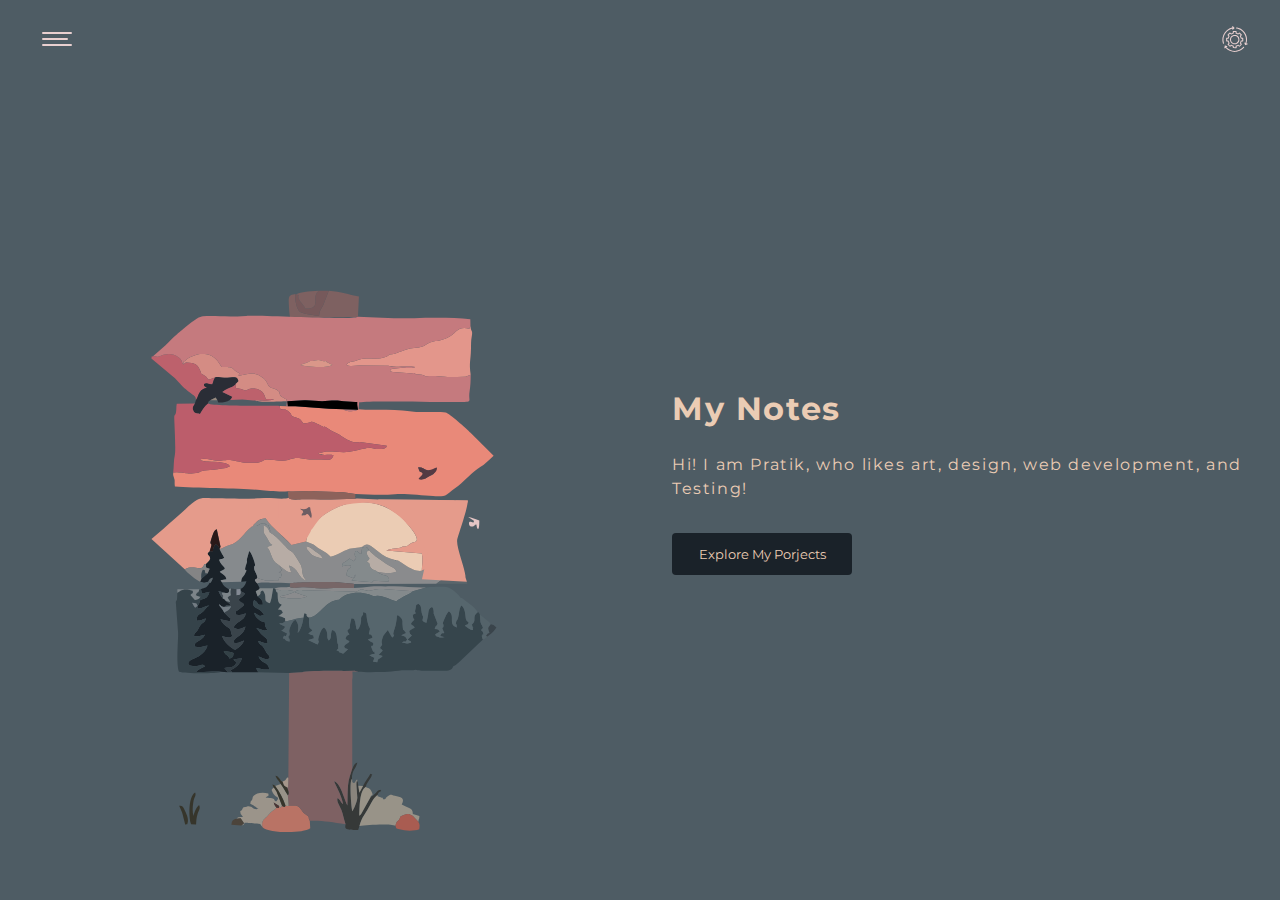
<file: index.html>
<!DOCTYPE html>
<html lang="en">
  <head>
    <meta charset="UTF-8" />
    <meta http-equiv="X-UA-Compatible" content="IE=edge" />
    <meta name="viewport" content="width=device-width, initial-scale=1.0" />
    <link rel="stylesheet" href="./CSS/svg.css" />
    <link rel="stylesheet" href="./CSS/menu.css" />
    <title>BTS</title>
  </head>
  <body>
    <header class="header">
      <button class="menu button-clear">
        <span class="line-1 menu-icon-line"></span>
        <span class="line-2 menu-icon-line"></span>
        <span class="line-3 menu-icon-line"></span>
      </button>
      <a href="/index.html" class="logo-container">
        <object
          data="./Images/Logo/logo.svg"
          type="image/svg+xml"
          class="logo"
        ></object>
      </a>
      <canvas class="menuCanvas"></canvas>
      <div class="nav-container">
        <div class="nav-content">
          <div class="nav-header">
            <span class="nav-header-text">Pratik Thapa</span>
            <div class="nav-header-line"></div>
          </div>
          <ul class="menu-list">
            <li class="list-item"><a href="#">Projects</a></li>
            <li class="list-item"><a href="#">Notes</a></li>
            <li class="list-item"><a href="#">Cypress</a></li>
            <li class="list-item"><a href="#">Blog</a></li>
          </ul>
        </div>
      </div>
    </header>
    <section class="hero-image">
      <svg
        xmlns="http://www.w3.org/2000/svg"
        xml:space="preserve"
        width="8.26772in"
        height="11.6929in"
        version="1.0"
        viewBox="0 -1000 8268 11693"
        xmlns:xlink="http://www.w3.org/1999/xlink"
      >
        <g id="Layer_x0020_1">
          <metadata id="CorelCorpID_0Corel-Layer" />
          <g id="_2405174880768">
            <!-- <path
              class="fil0"
              d="M662 638l6944 0 0 10417 -6944 0 0 -10417z"
            /> -->
            <path
              class="fil1"
              d="M2774 7177c49,4 108,14 140,29 -9,69 -7,51 -55,80 -33,-67 -56,-33 -85,-109zm-198 -1408c-96,69 98,57 -54,178l3 50 51 17 -29 69c0,0 -26,22 -27,22l-60 50 -19 42c71,13 36,17 114,2 19,-34 23,-43 63,-57 -5,22 -2,24 -15,46 -28,48 -8,14 -31,33 -45,72 -54,58 -119,83l12 54c47,2 73,-7 107,-17 -11,46 1,17 -17,49 -24,46 -53,45 -112,67 -6,15 -12,65 -36,81l-2 39c80,3 105,-41 167,-42 -40,14 -64,65 -91,89 -53,49 -88,32 -87,126 64,-1 75,-19 130,-31 -26,84 -48,28 -109,146 -18,33 2,3 -22,32 -21,27 -35,25 -37,70 69,10 92,-8 153,-21 -28,50 -37,55 -91,89 -34,23 -59,27 -53,79 94,26 105,-10 181,-15 -42,129 -150,165 -214,194 -112,53 -44,112 64,94 91,-14 68,-33 116,4 -41,19 -101,48 -128,83 110,7 246,-15 352,-4l96 6 -49 -60c109,-12 136,-3 176,-83 -40,-26 -19,-7 -48,-38l123 -20c-35,101 -88,133 -164,173l24 28 368 1 -31 -57c62,-8 84,27 188,18 -19,-117 -104,-70 -154,-182 71,18 83,51 153,28 4,-12 8,-5 1,-29 -13,-41 -20,-17 -46,-66 -77,-146 -69,-58 -116,-153 66,10 70,37 137,28 -2,-93 -39,-56 -120,-164 -11,-15 -13,-20 -24,-30 -25,-25 -2,-10 -23,-17 52,3 97,41 130,34 35,-7 5,9 32,-13 -22,-34 -32,-43 -34,-104 -66,-2 -136,-67 -152,-132 84,35 55,61 140,27 -25,-44 -52,-61 -94,-87 -19,-12 -70,-24 -57,-93l11 -27c78,43 30,76 123,65 4,-72 -29,-76 -74,-120l-25 -70c30,-17 37,-14 56,-42l-35 -67c-87,-96 24,-31 -5,-114 -13,-37 -38,-68 -39,-97 -3,-67 27,-5 5,-88 -9,-37 -50,-143 -74,-159 -7,21 -32,109 -33,121 -4,36 12,2 -8,60 -55,162 41,28 -21,142 -28,51 -44,37 -52,108l74 -5c-14,58 -46,95 -85,109l1 18c22,30 5,13 46,34 3,1 8,3 10,4 2,1 7,2 10,3 -29,68 -129,71 -67,122 38,32 33,3 51,45 -2,3 -7,4 -8,9l-65 54c-44,32 -47,14 -43,71 80,18 76,2 142,-16 -18,116 -149,120 -172,198 72,37 98,22 166,-12 -8,52 -32,84 -77,122 -43,36 -81,39 -92,102 58,26 99,-10 149,-25 -13,46 -65,97 -122,130 -53,-20 -166,-109 -188,-196 43,10 110,34 132,10 31,-35 7,20 -8,-75 -1,-3 -1,-8 -2,-10 -8,-56 -99,-49 -145,-161l133 30c20,-60 15,-32 -18,-62l-60 -59c-1,-3 -4,-10 -4,-8l-14 -26c-29,-48 -40,-35 -57,-86 44,23 18,29 71,37 59,-41 22,-18 96,-19 -16,-30 -61,-56 -70,-64 -16,-31 -14,-21 -44,-37 -3,-3 -6,-7 -8,-9l-28 -42c-10,-19 -15,-30 -26,-52l88 24c50,9 72,0 60,-52 -51,-23 -82,-46 -99,-96l-18 -28 82 -14c-10,-66 -52,-63 -94,-107l39 -21c26,-15 13,3 34,-24 -19,-36 3,0 -25,-35 -29,-37 -37,-37 -57,-90 25,-10 40,-4 73,-28 -28,-53 -42,-64 -65,-123 -12,-43 -32,-43 -55,-71l-18 26c-47,86 13,84 -68,77z"
            />
            <path
              class="fil2"
              d="M4069 5772c48,36 83,42 106,102 -27,-6 -121,-32 -152,-53 -22,-14 -39,-39 -55,-59 -26,-35 -21,-17 -27,-64 60,11 84,41 128,74zm-879 -362c83,12 60,-21 124,-34 66,-14 44,10 44,10l46 16c2,4 5,9 6,13 13,27 28,58 16,87 65,36 116,88 171,146 156,165 96,85 153,139 16,15 114,172 118,185 17,45 11,85 25,131 15,47 30,45 48,82 -114,-33 -116,-186 -245,-215l32 97c-65,-7 -114,-57 -158,-92 -9,36 1,5 24,64 -95,69 -77,13 -40,28 45,18 6,-23 38,29 -29,121 -26,-25 -41,81 -106,-7 -171,26 -268,-19 -2,-1 -6,-2 -8,-3 -44,-27 -21,0 -32,-45 29,83 -82,18 5,114 26,-21 149,-11 207,-11 73,1 183,2 255,8 40,-20 582,-23 688,-16 51,15 208,9 218,27 6,36 -17,50 -45,54 -16,2 -35,0 -59,0 -41,1 -90,2 -128,1 -81,-1 -154,10 -236,7 -85,-3 -155,-15 -236,-17 -59,-1 -163,22 -205,-3 -66,6 -171,-10 -218,25l18 6c47,18 61,12 126,11 55,-1 97,9 139,17 -31,70 54,-32 -13,16l-80 29c-25,6 -96,20 -111,26 31,33 10,10 70,20 220,35 291,-13 313,-13 -23,-14 -15,-7 -43,-17l-31 -12c-3,-1 -7,-3 -10,-4l-78 -26c-4,-2 -9,-3 -13,-6 22,-27 56,-32 100,-30 2,0 6,1 8,1l709 21c84,4 58,-3 124,-33 60,7 48,20 98,20 51,1 104,-37 247,-22l384 29 188 -53c-189,7 -326,-24 -514,-16 -91,4 -173,-4 -264,2 -81,6 -160,21 -243,21l3 -54 1160 -5 182 -130c-66,5 -56,-1 -105,-39 -23,-18 -44,-33 -79,-46 -76,-25 -142,2 -202,32 -72,13 -166,-34 -227,-75 -154,-103 -49,-42 -212,-95 -230,-76 -288,-286 -407,-163 74,-1 65,-21 102,44 39,58 231,189 300,224 59,30 57,25 90,76 -88,42 -189,18 -276,4 58,54 122,43 144,66 39,41 17,56 16,69l-214 -10c-1,2 -7,14 -8,11 -2,-3 -7,8 -10,12l-286 -27c8,-52 -12,9 16,-23 21,-23 32,-11 32,-61l-26 55 -28 -14c-3,-1 -6,-2 -8,-3l-48 -18c-2,-6 -9,-3 -13,-6 7,-127 54,-78 65,-138 -36,-4 -43,-7 -76,-3 0,0 -46,10 -53,12 12,-58 6,-36 66,-79l41 -32 54 39c90,-84 -12,-25 28,-144 48,-1 52,42 83,41l14 -103c-119,31 -136,2 -251,58 -60,29 -135,75 -196,84 -78,-87 -153,-96 -242,-174l-105 -42 -206 49c-72,-74 -330,-301 -366,-379 -49,9 -80,19 -111,43 -7,5 -34,29 -37,32 -30,32 -10,6 -27,36z"
            />
            <path
              class="fil3"
              d="M5115 2991c-109,105 -308,18 -474,85 -63,25 -101,5 -132,62 49,27 117,9 180,6l413 4c69,30 263,-5 377,18 -37,28 -131,9 -179,11l-138 15c-34,15 -19,-1 -39,29 22,13 -2,4 39,14l237 20c49,-3 70,-15 88,15 45,-4 110,5 139,28 112,-9 165,-2 271,7 91,8 196,-4 292,-3l73 -26c-24,-177 0,-194 4,-360 3,-70 -2,-115 11,-179 20,-102 -14,-60 -18,-154l-15 43c-162,-42 -176,49 -267,102 -172,101 -224,44 -342,120 -98,62 -146,39 -232,56 -95,19 -183,79 -288,87z"
            />
            <path
              class="fil4"
              d="M4042 5671c89,78 164,87 242,174 61,-9 136,-55 196,-84 115,-56 132,-27 251,-58l-5 8c119,-123 177,87 407,163 163,53 58,-8 212,95 61,41 155,88 227,75 1,-87 19,-150 0,-245l-502 -41c73,-40 171,-17 232,-58 75,7 57,-8 105,-38 33,-21 8,-5 36,-16 33,-13 119,-11 -9,-183 -58,-78 -117,-157 -192,-212 -319,-232 -688,-240 -1021,-19 -154,102 -265,251 -284,397l105 42z"
            />
            <path
              class="fil5"
              d="M3190 5410c-17,7 -3,-2 -30,18 -107,82 -152,214 -314,255 -58,15 -78,44 -129,54 23,59 37,70 65,123 -33,24 -48,18 -73,28 20,53 28,53 57,90 28,35 6,-1 25,35 -21,27 -8,9 -34,24l-39 21c42,44 84,41 94,107l-82 14 18 28 273 -10c8,-71 24,-57 52,-108 62,-114 -34,20 21,-142 20,-58 4,-24 8,-60 1,-12 26,-100 33,-121 24,16 65,122 74,159 22,83 -8,21 -5,88 1,29 26,60 39,97 11,45 -12,18 32,45 2,1 6,2 8,3 97,45 162,12 268,19 15,-106 12,40 41,-81 -32,-52 7,-11 -38,-29 -37,-15 -55,41 40,-28 -23,-59 -33,-28 -24,-64 -114,-68 -110,-121 -144,-199 -12,-28 -5,-14 -18,-35 -9,-17 -14,-21 -21,-33 2,-3 7,-4 9,-5l57 -20c2,-3 7,-1 9,-3 -51,-28 -48,-61 -87,-116 -54,-75 -28,-74 -40,-164 40,9 76,52 91,102 12,-29 -3,-60 -16,-87 -1,-4 -4,-9 -6,-13l-46 -16c0,0 22,-24 -44,-10 -64,13 -41,46 -124,34z"
            />
            <path
              class="fil6"
              d="M2407 6538l-37 29c-18,-27 -30,-51 -42,-72 89,12 55,8 79,43zm-288 -185c-4,161 -7,74 -21,138l31 413c10,73 -33,449 15,567 87,27 524,30 592,-1 -106,-11 -242,11 -352,4 27,-35 87,-64 128,-83 -48,-37 -25,-18 -116,-4 -108,18 -176,-41 -64,-94 64,-29 172,-65 214,-194 -76,5 -87,41 -181,15 -6,-52 19,-56 53,-79 54,-34 63,-39 91,-89 -61,13 -84,31 -153,21 2,-45 16,-43 37,-70 24,-29 4,1 22,-32 61,-118 83,-62 109,-146 -55,12 -66,30 -130,31 -1,-94 34,-77 87,-126 27,-24 51,-75 91,-89 -62,1 -87,45 -167,42l2 -39c24,-16 30,-66 36,-81 59,-22 88,-21 112,-67 18,-32 6,-3 17,-49 -34,10 -60,19 -107,17l-12 -54 -22 -1c-26,88 -23,6 -51,85l32 17c3,1 8,2 10,2 4,2 20,3 25,4 -27,33 -28,36 -79,47l-63 -72c43,-47 34,6 33,-60 -145,-49 -187,14 -219,27z"
            />
            <path
              class="fil7"
              d="M6016 7391c38,-15 43,-24 73,-48l346 -329c-4,-11 -14,-27 -14,-36 -6,-60 -3,10 8,-32 7,-26 29,38 4,-37 -7,-20 -12,-17 -27,-26l19 -21c1,-1 5,-4 6,-6 35,-30 7,-2 6,0 -13,-54 -26,-49 -35,-83 -3,-10 -10,-92 -10,-112 -2,-4 -7,-14 -11,-19 -16,-18 -9,-7 -20,-12 -91,67 -3,115 -84,175 5,88 -15,-70 11,30 11,44 14,-33 4,26 -1,7 18,26 -25,16 -2,0 -82,-52 -88,-58 50,-33 24,5 56,-42 -40,-46 -26,-8 -42,-59l-10 -76c-3,-36 -22,-95 -56,-109 -33,56 -24,113 -42,172 -16,52 -21,31 -28,63 -15,70 9,-14 9,78 -130,-48 -16,-164 -113,-230 -11,12 -37,51 -46,72 -58,128 -31,88 -29,121 4,84 -47,-17 12,112 -51,12 -25,-8 -59,37 36,28 23,8 65,26 -80,8 -59,3 -127,-20 -3,-7 17,-6 -12,-20l70 -42c-32,-35 -24,-28 -73,-35 18,-64 11,-19 41,-76l-57 -146c0,0 3,-10 1,-30 -4,-38 -6,-36 -22,-61 -42,19 -49,38 -56,112l-23 112c-40,-6 -57,-25 -57,-39l7 -30c1,-43 0,-10 -9,-40 -27,-96 -3,-126 -56,-159 -38,26 -25,-3 -39,66 -9,41 -12,41 5,69l-44 21 5 44c1,3 4,7 5,9l12 16c-26,23 -28,22 -48,56 13,33 37,11 52,59 -42,17 -45,23 -77,45 10,47 15,42 38,63 -2,2 -6,5 -8,7l-52 48c76,59 33,-2 50,42 -62,23 -76,16 -134,-1 62,-32 36,20 76,-41 -29,-57 -33,-34 -82,-60l68 -29c-48,-82 -39,-3 -49,-105 -7,-71 8,-49 -18,-104l-21 -23c-22,-17 4,-6 -40,-21 -5,61 -15,136 -31,181 -59,169 28,39 -29,134 -29,-18 -2,6 -22,-20 -2,-3 -13,-24 -15,-27l-33 -59 -59 73c-2,3 -3,7 -4,10 -60,148 22,89 -46,163 22,57 7,-5 36,47l-56 55 56 21c-50,57 -64,21 -75,88l-60 -8c7,-30 7,-19 17,-58 -22,-13 -42,-18 -70,-36l39 -14c16,-4 19,-1 38,-5 -16,-65 -1,-24 -23,-30 -61,-129 0,-46 1,-103 2,-42 2,-4 -77,-70 31,-15 31,0 68,-28 -21,-48 -10,-32 -53,-50 30,-116 12,-37 -18,-164 -28,-116 7,-135 -66,-142 9,62 -8,26 -24,73 -6,19 8,49 -16,113 -1,4 -2,8 -4,11 -36,77 -44,37 -48,35 -1,-3 -2,-8 -2,-10 -1,-3 -2,-8 -2,-11l-13 -72c-19,-57 -10,-41 -52,-53 -55,193 19,94 -58,173 5,23 7,22 12,32 2,3 14,20 16,24 -39,17 -36,15 -55,55 19,28 42,28 56,42 -38,43 -41,21 -75,69 7,21 3,30 56,41l-70 63c-3,-1 -47,-15 -57,-20 -10,-12 12,-9 -37,-23 13,-17 8,-11 24,-26l-1 -58c-32,-59 7,-187 -85,-207 -33,75 6,104 -46,150 -30,-35 -18,-64 -25,-107 -5,-30 -21,-64 -45,-77 -40,24 -54,78 -67,116 -36,108 20,39 -19,122 -7,-1 -120,-50 -135,-64l80 -22c-16,-76 1,-16 -79,-68l56 -42c-39,-56 -32,4 -44,-84 -8,-60 5,-68 -5,-99 -66,-33 6,-44 -63,-61l-13 64c-10,113 -68,213 -73,206 -1,-3 -5,8 -9,11 15,-93 16,-126 -31,-189 -45,17 -81,112 -88,157l6 39c-1,56 -25,7 -12,66 7,33 9,-51 13,44 -85,-13 -51,-44 -96,-43 29,-88 31,18 59,-69l-82 -42c4,-3 34,-16 56,-55l-86 -42c52,-12 34,9 86,-33l-3 -43c-34,-15 -59,-27 -99,-31 4,-2 9,-5 12,-6 3,-2 8,-5 12,-7l45 -33c-21,-47 -18,-37 -70,-46l55 -69c-30,-16 -57,-21 -58,-120 0,-102 -13,-13 -30,-98l-18 -6 -15 -7c-17,67 -21,164 -48,209 -110,-22 -25,-83 -98,-177 -73,23 6,43 -76,79 45,44 78,48 74,120 -93,11 -45,-22 -123,-65l-11 27c-13,69 38,81 57,93 42,26 69,43 94,87 -85,34 -56,8 -140,-27 16,65 86,130 152,132 2,61 12,70 34,104 -27,22 3,6 -32,13 -33,7 -78,-31 -130,-34 21,7 -2,-8 23,17 11,10 13,15 24,30 81,108 118,71 120,164 -67,9 -71,-18 -137,-28 47,95 39,7 116,153 26,49 33,25 46,66 7,24 3,17 -1,29 -70,23 -82,-10 -153,-28 50,112 135,65 154,182 -104,9 -126,-26 -188,-18l31 57 436 9 184 -9c56,-22 480,-24 585,-19l154 -1c5,0 8,1 13,1l26 8c4,1 9,2 13,4 118,10 299,5 420,0 66,-2 136,-14 198,-20 70,-7 132,9 197,-8 39,22 234,13 299,13 105,0 204,18 229,-64z"
            />
            <path
              class="fil8"
              d="M3643 6758c62,-1 141,-44 257,-50l13 -64c69,17 -3,28 63,61 147,-5 228,-246 429,-253 101,-107 282,-115 417,-76l70 28c102,-35 224,46 324,73 14,-16 6,-9 24,-23 65,-49 170,-86 206,-122l-384 -29c-143,-15 -196,23 -247,22 -50,0 -38,-13 -98,-20 -66,30 -40,37 -124,33l-709 -21c-2,0 -6,-1 -8,-1 -44,-2 -78,3 -100,30 4,3 9,4 13,6l78 26c3,1 7,3 10,4l31 12c28,10 20,3 43,17 -22,0 -93,48 -313,13 -60,-10 -39,13 -70,-20 15,-6 86,-20 111,-26l80 -29c67,-48 -18,54 13,-16 -42,-8 -84,-18 -139,-17 -65,1 -79,7 -126,-11 17,85 30,-4 30,98 1,99 28,104 58,120l-55 69c52,9 49,-1 70,46l-45 33c-4,2 -9,5 -12,7 -3,1 -8,4 -12,6 40,4 65,16 99,31l3 43z"
            />
            <path
              class="fil9"
              d="M5542 4640c-10,-25 -11,-21 -22,-59 83,4 61,20 120,39 59,19 68,1 113,-4 1,73 -26,65 -77,93 -38,22 -58,52 -105,20 6,-31 66,-62 -29,-89zm900 -90l88 -77 56 -54 -326 -323c-53,-55 -300,-277 -352,-287 -61,-12 -244,-7 -316,-6 -126,2 -186,-11 -293,-23 -201,-23 -433,3 -620,-17 -47,37 -167,37 -216,-1 -276,0 -517,-41 -783,-40l-20 -1 -95 -5c12,65 5,38 80,51 101,56 71,76 97,96 86,38 103,11 156,102 172,-9 45,-66 250,30 105,55 -34,-46 154,74l102 49c74,46 170,132 290,106l383 53c-8,30 -19,44 -95,46 -189,6 -30,-57 -356,27 -155,40 -293,0 -408,10l-115 28c85,38 140,7 221,23 -16,58 -51,69 -120,65 -69,-3 -114,-2 -181,-3 -148,-1 -190,-50 -341,7 -111,28 -257,-19 -320,-4 -40,10 -22,15 -70,30 -67,21 -175,13 -244,8 -133,-23 -160,-48 -305,-26 -96,16 -233,-53 -307,-17 35,26 52,25 114,29 120,9 281,3 312,69l-58 22c-17,3 -36,5 -57,9 -170,37 -276,14 -322,56 -169,28 -160,5 -315,-4l-49 4 -1 34 21 73c2,36 -3,48 4,90 292,23 1021,27 1200,51 101,14 290,26 395,18 132,9 247,-11 383,-1 127,9 269,9 404,13l166 25 1 -1c179,9 384,21 558,4 142,-13 379,18 539,24 131,5 152,25 232,-46 63,-56 103,-73 163,-129 87,-81 213,-206 316,-261z"
            />
            <path
              class="fil10"
              d="M2398 2990c-36,12 -78,27 -108,42 -30,16 -56,44 -87,64 20,16 -49,41 41,5 121,5 160,18 202,126 26,65 -11,17 61,62 79,49 -2,82 151,23 258,26 294,-44 323,50 -1,2 -4,4 -5,8l-22 22c-1,2 -6,5 -9,7l1 65c58,5 97,25 124,29 46,6 48,-30 133,-24 141,9 152,122 167,151 58,0 69,-8 118,12 -52,0 -83,10 -132,10 -53,1 -87,-8 -143,-4 67,31 352,14 454,12 -19,-49 7,-12 -42,-45 -1,-1 -22,-13 -25,-15 -22,-16 -13,-3 -30,-27l-14 -50c-42,-23 -13,-17 -67,-39 -28,-11 -45,-10 -67,-28 -35,-29 -28,-72 -86,-121 -122,-103 -193,-62 -352,-34l11 -40c-124,-52 -42,-95 -250,-84 -17,-25 -31,-53 -57,-85 -75,-95 -171,-109 -290,-92z"
            />
            <path
              class="fil11"
              d="M1776 3013c-33,7 -13,-7 -23,33l333 278c134,142 94,109 237,222 40,31 62,35 58,88 28,-33 28,-78 60,-119 40,-50 118,-50 119,-55 1,-5 -78,-13 -63,-55 62,-23 46,14 116,8 17,-46 22,-66 45,-101 -153,59 -72,26 -151,-23 -72,-45 -35,3 -61,-62 -42,-108 -81,-121 -202,-126l-41 28c-35,-51 -6,-56 -68,-102 -82,-61 -169,-52 -255,-18 -57,23 -35,2 -104,4z"
            />
            <path
              class="fil12"
              d="M3787 2135c-90,15 -97,28 -94,126 2,49 8,154 18,199l0 5c102,3 950,-4 959,-10l14 -283c-153,-30 -244,-66 -427,-82l-70 183c-41,99 -49,54 -67,171 -26,0 -239,-34 -266,-55 -47,-37 -80,-170 -67,-254z"
            />
            <path
              class="fil13"
              d="M3976 6705c10,31 -3,39 5,99 12,88 5,28 44,84l-56 42c80,52 63,-8 79,68l-80 22c15,14 128,63 135,64 39,-83 -17,-14 19,-122 13,-38 27,-92 67,-116 24,13 40,47 45,77 7,43 -5,72 25,107 52,-46 13,-75 46,-150 92,20 53,148 85,207l1 58c-16,15 -11,9 -24,26 49,14 27,11 37,23 10,5 54,19 57,20l70 -63c-53,-11 -49,-20 -56,-41 34,-48 37,-26 75,-69 -14,-14 -37,-14 -56,-42 19,-40 16,-38 55,-55 -2,-4 -14,-21 -16,-24 -5,-10 -7,-9 -12,-32 77,-79 3,20 58,-173 42,12 33,-4 52,53l13 72c0,3 1,8 2,11 0,2 1,7 2,10 4,2 12,42 48,-35 2,-3 3,-7 4,-11 24,-64 10,-94 16,-113 16,-47 33,-11 24,-73 73,7 38,26 66,142 30,127 48,48 18,164 43,18 32,2 53,50 -37,28 -37,13 -68,28 79,66 79,28 77,70 -1,57 -62,-26 -1,103 22,6 7,-35 23,30 -19,4 -22,1 -38,5l-39 14c28,18 48,23 70,36 -10,39 -10,28 -17,58l60 8c11,-67 25,-31 75,-88l-56 -21 56 -55c-29,-52 -14,10 -36,-47 68,-74 -14,-15 46,-163 1,-3 2,-7 4,-10l59 -73 33 59c2,3 13,24 15,27 20,26 -7,2 22,20 57,-95 -30,35 29,-134 16,-45 26,-120 31,-181 44,15 18,4 40,21l21 23c26,55 11,33 18,104 10,102 1,23 49,105l-68 29c49,26 53,3 82,60 -40,61 -14,9 -76,41 58,17 72,24 134,1 -17,-44 26,17 -50,-42l52 -48c2,-2 6,-5 8,-7 -23,-21 -28,-16 -38,-63 32,-22 35,-28 77,-45 -15,-48 -39,-26 -52,-59 20,-34 22,-33 48,-56l-12 -16c-1,-2 -4,-6 -5,-9l-5 -44 44 -21c-17,-28 -14,-28 -5,-69 14,-69 1,-40 39,-66 53,33 29,63 56,159 9,30 10,-3 9,40l-7 30c0,14 17,33 57,39l23 -112c7,-74 14,-93 56,-112 16,25 18,23 22,61 2,20 -1,30 -1,30l57 146c-30,57 -23,12 -41,76 49,7 41,0 73,35l-70 42c29,14 9,13 12,20 68,23 47,28 127,20 -42,-18 -29,2 -65,-26 34,-45 8,-25 59,-37 -59,-129 -8,-28 -12,-112 -2,-33 -29,7 29,-121 9,-21 35,-60 46,-72 97,66 -17,182 113,230 0,-92 -24,-8 -9,-78 7,-32 12,-11 28,-63 18,-59 9,-116 42,-172 34,14 53,73 56,109l10 76c16,51 2,13 42,59 -32,47 -6,9 -56,42 6,6 86,58 88,58 43,10 24,-9 25,-16 10,-59 7,18 -4,-26 -26,-100 -6,58 -11,-30 81,-60 -7,-108 84,-175 -31,-69 -119,-119 -177,-167 -14,-11 -18,-17 -30,-25 -22,-14 -13,-10 -35,-15 -28,-47 -120,-128 -182,-146 -53,-14 -243,-6 -303,2l-188 53c-36,36 -141,73 -206,122 -18,14 -10,7 -24,23 -100,-27 -222,-108 -324,-73l-70 -28c-135,-39 -316,-31 -417,76 -201,7 -282,248 -429,253z"
            />

            <path
              class="fil15"
              d="M3597 9357c0,0 -11,25 -21,33l-23 -28 3 32 -37 -3c-18,24 -41,31 -66,52 -26,20 -40,42 -61,64 -45,47 -91,65 -70,157 87,84 560,96 674,16l-6 -106c-36,-72 14,-38 -52,-86 -59,-44 -21,-4 -63,-63 -60,-83 -73,-62 -184,-67 -22,13 4,8 -23,7 -2,0 -19,-8 -23,-11 -4,29 10,5 -11,24 -31,-11 -18,2 -37,-21z"
            />
            <path
              class="fil16"
              d="M4590 8837c-22,73 -53,146 -60,240 -8,94 -6,188 -9,281 -48,-102 -100,-318 -187,-343 16,56 100,180 127,326 -37,-28 -41,-60 -77,-88 -24,39 32,114 51,167 26,68 36,135 60,203 -9,58 -7,62 49,75 24,6 104,7 129,7l18 -58c32,-116 57,-135 113,-229 46,-78 76,-155 141,-208 18,-36 14,-40 54,-58 -35,-48 12,-11 -23,-12 -33,0 -68,75 -127,100l-116 205c-19,35 -21,36 -44,59 6,-119 -1,-352 93,-410 7,-40 25,-61 47,-94 2,-3 27,-41 28,-43 19,-65 25,-24 -11,-46 -23,52 -78,109 -104,173l-52 95 -15 -98 -11 -69c-17,23 -13,-22 -16,55l13 182c-3,50 -40,145 -69,189 -15,-41 -47,-448 -6,-455 -7,-122 59,-146 75,-233 -44,17 -43,36 -71,87z"
            />
            <path
              class="fil17"
              d="M2615 3408c-70,6 -56,-26 -118,-3 -14,40 45,48 45,52 0,5 -59,4 -101,58 -32,41 -32,86 -60,119l-14 49c-15,24 -41,52 -24,94 22,56 42,33 96,53 35,-64 63,-103 114,-148 10,-29 -11,-13 30,-46l77 -39 25 39 14 32c59,1 118,-4 163,-35 15,-17 21,-21 33,-48l-140 -67c92,-69 177,-69 190,-119 3,-2 8,-5 9,-7l22 -22c1,-4 4,-6 5,-8 -9,-31 -19,-44 -37,-48 -27,-8 -72,4 -159,4 -57,1 -98,-19 -127,-6 -18,8 -29,58 -43,96z"
            />
            <path
              class="fil18"
              d="M3054 9384c-38,45 3,26 -47,56 11,65 4,20 39,80 -69,0 -66,3 -92,26l59 -6 48 68 -36 34c90,-28 -23,-49 122,-35 52,5 81,10 142,11l33 46c-21,-92 25,-110 70,-157 21,-22 35,-44 61,-64 25,-21 48,-28 66,-52 -19,-32 -27,-36 -39,-76l73 47 23 28c10,-8 21,-33 21,-33l-78 -199c-6,-11 -10,-17 -17,-27 -12,-17 -15,-18 -23,-26 -5,5 -28,33 -28,33 42,136 134,69 68,162 -58,-13 21,-48 -152,-51 41,-41 46,-11 37,-60 -134,-34 -214,25 -219,51 -19,97 -20,12 -36,93 64,29 73,48 117,75 -78,9 -74,-15 -106,-31 -42,-20 -49,-2 -106,7z"
            />
            <path
              class="fil8"
              d="M4942 6059c-31,-37 -55,-14 -88,-57 -44,-57 14,-52 -62,-86 2,-2 6,-4 7,-5 2,-1 6,-4 8,-6 2,-1 5,-5 7,-7 21,-23 2,13 19,-31 -15,-14 -77,-95 -5,-112 -37,-65 -28,-45 -102,-44l5 -8 -14 103c-31,1 -35,-42 -83,-41 -40,119 62,60 -28,144l-54 -39 -41 32c-60,43 -54,21 -66,79 7,-2 53,-12 53,-12 33,-4 40,-1 76,3 -11,60 -58,11 -65,138 4,3 11,0 13,6l48 18c2,1 5,2 8,3l28 14 26 -55c0,50 -11,38 -32,61 -28,32 -8,-29 -16,23l286 27c3,-4 8,-15 10,-12 1,3 7,-9 8,-11l214 10c1,-13 23,-28 -16,-69 -22,-23 -86,-12 -144,-66z"
            />
            <path
              class="fil19"
              d="M4691 9647c109,-15 431,-34 509,-2 19,-98 42,-39 70,-132 98,-45 134,-69 246,69 2,2 5,7 8,9 9,-72 9,-9 14,-84l-93 -28c-1,-56 -16,-67 -60,-88 -30,-14 -62,-26 -97,-45 54,-98 -18,-106 -97,-124 -58,-14 -50,-29 -96,1 -76,50 11,36 -72,48 -4,-39 3,-9 -34,-29 -52,-28 -31,11 -44,-32 -65,53 -95,130 -141,208 -56,94 -81,113 -113,229z"
            />
            <path
              class="fil20"
              d="M3570 5975c44,35 93,85 158,92l-32 -97c129,29 131,182 245,215 -18,-37 -33,-35 -48,-82 -14,-46 -8,-86 -25,-131 -4,-13 -102,-170 -118,-185 -57,-54 3,26 -153,-139 -55,-58 -106,-110 -171,-146 -15,-50 -51,-93 -91,-102 12,90 -14,89 40,164 39,55 36,88 87,116 -2,2 -7,0 -9,3l-57 20c-2,1 -7,2 -9,5 7,12 12,16 21,33 13,21 6,7 18,35 34,78 30,131 144,199z"
            />
            <path
              class="fil21"
              d="M2805 6471c9,8 54,34 70,64 -74,1 -37,-22 -96,19l100 -10c-35,73 -45,47 -96,93l60 59c33,30 38,2 18,62l-133 -30c46,112 137,105 145,161 1,2 1,7 2,10 15,95 39,40 8,75 -22,24 -89,0 -132,-10 22,87 135,176 188,196 57,-33 109,-84 122,-130 -50,15 -91,51 -149,25 11,-63 49,-66 92,-102 45,-38 69,-70 77,-122 -68,34 -94,49 -166,12 23,-78 154,-82 172,-198 -66,18 -62,34 -142,16 -4,-57 -1,-39 43,-71l65 -54c1,-5 6,-6 8,-9 -18,-42 -13,-13 -51,-45 -62,-51 38,-54 67,-122 -3,-1 -8,-2 -10,-3 -2,-1 -7,-3 -10,-4 -41,-21 -24,-4 -46,-34 10,58 -1,67 -56,70l0 -84 -77 -10c-10,50 -9,37 -3,95 -23,11 -30,16 -45,29 7,22 5,12 13,27 1,1 12,15 22,37l-60 -12z"
            />
            <path
              class="fil22"
              d="M4216 3083c33,30 -6,5 51,32 29,14 18,8 43,16 -73,66 -421,24 -452,7 42,-22 95,-26 140,-55 56,0 79,-15 111,-15 52,0 48,27 107,15zm1973 219c-96,-1 -201,11 -292,3 -106,-9 -159,-16 -271,-7 -29,-23 -94,-32 -139,-28 -18,-30 -39,-18 -88,-15l-237 -20c-41,-10 -17,-1 -39,-14 20,-30 5,-14 39,-29l138 -15c48,-2 142,17 179,-11 -114,-23 -308,12 -377,-18l-413 -4c-63,3 -131,21 -180,-6 31,-57 69,-37 132,-62 166,-67 365,20 474,-85 105,-8 193,-68 288,-87 86,-17 134,6 232,-56 118,-76 170,-19 342,-120 91,-53 105,-144 267,-102l15 -43 -2 -92c-232,-25 -555,-22 -790,-14 -255,10 -542,-17 -797,-22 -83,54 -1323,-25 -1578,-10 -318,18 -382,-6 -611,3 -86,3 -291,192 -366,255 -66,55 -107,103 -162,156l-177 154c69,-2 47,19 104,-4 86,-34 173,-43 255,18 62,46 33,51 68,102l41 -28c-90,36 -21,11 -41,-5 31,-20 57,-48 87,-64 30,-15 72,-30 108,-42 119,-17 215,-3 290,92 26,32 40,60 57,85 208,-11 126,32 250,84l-11 40c159,-28 230,-69 352,34 58,49 51,92 86,121 22,18 39,17 67,28 54,22 25,16 67,39l14 50c17,24 8,11 30,27 3,2 24,14 25,15 49,33 23,-4 42,45l-7 71 20 1 -8 -72c85,-3 157,-11 239,-13 88,-3 189,12 252,12 67,0 154,-14 247,-7 84,7 156,20 250,17 -3,55 5,64 12,109l-209 -6c49,38 169,38 216,1l8 -99c200,-29 1163,4 1462,-4 144,-4 77,-17 97,-144 13,-84 15,-142 16,-240l-73 26z"
            />
            <g>
              <path
                class="fil23"
                d="M3356 5016c-135,22 -577,2 -708,4 -199,2 -204,-45 -418,159 -97,91 -203,172 -306,272l-170 145 469 427c139,-70 224,46 276,-65l0 -11 23 0c152,-121 -42,-109 54,-178 74,-200 -45,7 50,-250 15,-39 33,-50 50,-60l53 244c-5,43 3,-23 -12,34 51,-10 71,-39 129,-54 162,-41 207,-173 314,-255 27,-20 13,-11 30,-18 17,-30 -3,-4 27,-36 1,-1 29,-32 63,-50 38,-18 82,-23 85,-25l-9 -283zm1983 338c20,32 46,43 95,109 128,172 42,170 9,183 -28,11 -3,-5 -36,16 -48,30 -30,45 -105,38 -61,41 -159,18 -232,58l502 41c19,95 1,158 0,245 60,-30 126,-57 202,-32 35,13 56,28 79,46 49,38 39,44 105,39 159,-34 116,-6 232,32 -13,-145 -144,-436 -116,-536 34,-120 145,-432 148,-541l-170 -3 -50 49 -663 256zm-1402 275c9,-71 57,-104 72,-162 54,-50 94,-173 235,-248 120,-64 188,-112 361,-127 304,-26 420,12 647,177 76,73 85,82 87,85 0,0 5,-2 7,-4 34,-39 145,-93 181,-106 277,-99 187,-47 525,-195l-446 -9 -653 -3c-109,-1 -202,-15 -320,-12 -170,1 -323,13 -485,12 -86,0 -163,-6 -250,-2 -58,2 -177,20 -209,-22 -57,28 -243,0 -333,3 17,81 3,122 5,187 1,20 5,38 8,64 1,11 -10,24 -1,38 5,8 10,15 15,23 71,101 203,202 348,350l206 -49z"
              />
            </g>
            <path
              class="fil24"
              d="M3680 3722c266,-1 507,40 783,40l209 6c-7,-45 -15,-54 -12,-109 -94,3 -166,-10 -250,-17 -93,-7 -180,7 -247,7 -63,0 -164,-15 -252,-12 -82,2 -154,10 -239,13l8 72z"
            />
            <path
              class="fil25"
              d="M3680 4922l9 91c32,42 151,24 209,22 87,-4 164,2 250,2 162,1 315,-11 485,-12l0 -66 -166 -25c-135,-4 -277,-4 -404,-13 -136,-10 -251,10 -383,1z"
            />
            <path
              class="fil11"
              d="M2862 3633c55,-6 116,-8 175,-8 65,0 109,18 176,13 56,-4 90,5 143,4 49,0 80,-10 132,-10 -49,-20 -60,-12 -118,-12 -15,-29 -26,-142 -167,-151 -85,-6 -87,30 -133,24 -27,-4 -66,-24 -124,-29l-1 -65c-13,50 -98,50 -190,119l140 67c-12,27 -18,31 -33,48z"
            />

            <path
              class="fil27"
              d="M3698 7486l-11 1481c-1,31 0,61 -2,90 -4,66 4,47 -19,42 11,23 42,86 14,114l11 145c111,5 124,-16 184,67 42,59 4,19 63,63 66,48 16,14 52,86 211,-4 307,22 505,49 -24,-68 -34,-135 -60,-203 -19,-53 -75,-128 -51,-167 36,28 40,60 77,88 -27,-146 -111,-270 -127,-326 87,25 139,241 187,343 3,-93 1,-187 9,-281 7,-94 38,-167 60,-240l-1 -1255c4,-20 4,-21 5,-40 1,-22 -1,-53 -2,-76l81 4c-4,-2 -9,-3 -13,-4l-26 -8c-5,0 -8,-1 -13,-1l-154 1c-105,-5 -529,-3 -585,19l-184 9z"
            />

            <path
              class="fil29"
              d="M3794 2141l-7 -6c-13,84 20,217 67,254 27,21 240,55 266,55 18,-117 26,-72 67,-171l70 -183 -139 -1c-22,23 -14,5 -36,41 -51,85 64,213 -156,209 -32,-72 -124,-131 -92,-190l-40 -8z"
            />

            <path
              class="fil31"
              d="M3707 6274c42,25 146,2 205,3 81,2 151,14 236,17 82,3 155,-8 236,-7l229 -1 3 -54c-3,-20 -163,-10 -218,-27 -106,-7 -648,-4 -688,16l-3 53z"
            />
            <path
              class="fil20"
              d="M4942 6059c87,14 188,38 276,-4 -33,-51 -31,-46 -90,-76 -69,-35 -261,-166 -300,-224 -72,17 -10,98 5,112 -17,44 2,8 -19,31 -2,2 -5,6 -7,7 -2,2 -6,5 -8,6 -1,1 -5,3 -7,5 76,34 18,29 62,86 33,43 57,20 88,57z"
            />
            <path
              class="fil32"
              d="M5270 9513c-28,93 -51,34 -70,132 16,52 3,33 58,50 77,24 206,27 277,-1 7,-42 11,-72 -11,-103 -3,-2 -6,-7 -8,-9 -112,-138 -148,-114 -246,-69z"
            />
            <path
              class="fil33"
              d="M2061 4656l49 -4c155,9 146,32 315,4 46,-42 152,-19 322,-56 21,-4 40,-6 57,-9l58 -22c-31,-66 -192,-60 -312,-69 -62,-4 -79,-3 -114,-29 74,-36 211,33 307,17 145,-22 172,3 305,26 69,5 177,13 244,-8 48,-15 30,-20 70,-30 63,-15 209,32 320,4 151,-57 193,-8 341,-7 67,1 112,0 181,3 69,4 104,-7 120,-65 -81,-16 -136,15 -221,-23l115 -28c115,-10 253,30 408,-10 326,-84 167,-21 356,-27 76,-2 87,-16 95,-46l-383 -53c-120,26 -216,-60 -290,-106l-102 -49c-188,-120 -49,-19 -154,-74 -205,-96 -78,-39 -250,-30 -53,-91 -70,-64 -156,-102 -26,-20 4,-40 -97,-96 -75,-13 -68,14 -80,-51 -152,-4 -937,7 -1012,-34 -51,45 -79,84 -114,148 -54,-20 -74,3 -96,-53 -17,-42 9,-70 24,-94l-256 2c-10,49 -2,79 -10,117 -13,70 -27,16 -25,99 3,95 23,442 8,508 -19,81 -11,156 -23,247z"
            />
            <path
              class="fil12"
              d="M3794 2141l40 8c-32,59 60,118 92,190 220,4 105,-124 156,-209 22,-36 14,-18 36,-41 -150,4 -277,22 -324,52z"
            />
            <path
              class="fil34"
              d="M5958 6097l-182 130 440 1 -26 -99c-116,-38 -73,-66 -232,-32z"
            />
            <path
              class="fil19"
              d="M4849 9240c-4,-41 57,-2 9,-88 -33,-59 -60,-30 -76,-58 -94,58 -87,291 -93,410 23,-23 25,-24 44,-59l116 -205z"
            />
            <path
              class="fil35"
              d="M2223 6023c26,46 176,163 218,174l19 -42c-1,-50 -6,-76 21,-125 35,13 23,-7 33,52l33 1 29 -69 -51 -17 -3 -50 -23 0 0 11c-52,111 -137,-5 -276,65z"
            />
            <path
              class="fil36"
              d="M3643 6758c-52,42 -34,21 -86,33l86 42c-22,39 -52,52 -56,55l82 42c-28,87 -30,-19 -59,69 45,-1 11,30 96,43 -4,-95 -6,-11 -13,-44 -13,-59 11,-10 12,-66l-6 -39c7,-45 43,-140 88,-157 47,63 46,96 31,189 4,-3 8,-14 9,-11 5,7 63,-93 73,-206 -116,6 -195,49 -257,50z"
            />

            <path
              class="fil38"
              d="M2346 9508c-14,-62 -12,-125 -2,-188 14,-90 47,-99 26,-144 -104,63 -87,386 -56,446l70 6c4,-58 3,-96 21,-149 18,-52 45,-80 21,-126 -45,45 -57,79 -80,155z"
            />
            <path
              class="fil39"
              d="M4664 9012c-17,-21 24,-20 -16,-16 -52,85 0,32 -42,45 -29,-32 -8,-6 -20,-58 -41,7 -9,414 6,455 29,-44 66,-139 69,-189l-13 -182c3,-77 -1,-32 16,-55z"
            />

            <path
              class="fil40"
              d="M3998 3083c-45,29 -98,33 -140,55 31,17 379,59 452,-7 -25,-8 -14,-2 -43,-16 -57,-27 -18,-2 -51,-32 -59,12 -55,-15 -107,-15 -32,0 -55,15 -111,15z"
            />
            <path
              class="fil36"
              d="M6435 7014c34,-16 0,6 40,-22 13,-9 13,-12 22,-20 -32,-30 -30,10 -3,-28 14,-19 15,-9 35,-20 -24,-88 -29,-56 17,-125 -26,-47 -35,-39 -71,-72l-83 -66c0,20 7,102 10,112 9,34 22,29 35,83 1,-2 29,-30 -6,0 -1,2 -5,5 -6,6l-19 21c15,9 20,6 27,26 25,75 3,11 -4,37 -11,42 -14,-28 -8,32 0,9 10,25 14,36z"
            />
            <path
              class="fil8"
              d="M3252 6403c82,-36 3,-56 76,-79 73,94 -12,155 98,177 27,-45 31,-142 48,-209l-191 -1c-19,28 -26,25 -56,42l25 70z"
            />
            <path
              class="fil41"
              d="M2576 5769c81,7 21,9 68,-77l18 -26c23,28 43,28 55,71 15,-57 7,9 12,-34l-53 -244c-17,10 -35,21 -50,60 -95,257 24,50 -50,250z"
            />
            <path
              class="fil19"
              d="M3501 9082c56,74 111,172 144,272 4,3 21,11 23,11 27,1 1,6 23,-7l-11 -145c-37,-57 -67,-116 -100,-158l-79 27z"
            />
            <path
              class="fil42"
              d="M5542 4640c95,27 -9,76 -15,107 47,32 111,-16 149,-38 51,-28 111,-48 111,-122 -45,5 -88,52 -147,33 -59,-19 -37,-35 -120,-39 11,38 12,34 22,59z"
            />
            <path
              class="fil43"
              d="M6338 5386c14,15 3,56 32,69 17,-28 12,-92 14,-122 -46,-17 -113,-43 -157,-50l80 54c7,62 -67,-21 -69,38 -1,63 64,41 64,41l36 -30z"
            />
            <path
              class="fil44"
              d="M3853 5169c21,28 36,12 41,36 13,32 -19,17 -19,57 61,1 58,-6 73,-19 11,-10 27,11 61,60 23,-58 -12,-87 -12,-149 -23,-24 -32,5 -55,15 -26,11 -65,4 -89,0z"
            />
            <path
              class="fil45"
              d="M2119 6353c32,-13 74,-76 219,-27 1,66 10,13 -33,60l63 72c51,-11 52,-14 79,-47 -5,-1 -21,-2 -25,-4 -2,0 -7,-1 -10,-2l-32 -17c28,-79 25,3 51,-85l-311 1 -1 49z"
            />
            <path
              class="fil20"
              d="M4175 5874c-23,-60 -58,-66 -106,-102 -44,-33 -68,-63 -128,-74 6,47 1,29 27,64 16,20 33,45 55,59 31,21 125,47 152,53z"
            />
            <path
              class="fil46"
              d="M2832 7476l62 0 -24 -28c76,-40 129,-72 164,-173l-123 20c29,31 8,12 48,38 -40,80 -67,71 -176,83l49 60z"
            />
            <path
              class="fil47"
              d="M3025 9642l36 -34 -48 -68 -59 6c-53,14 -64,23 -71,84l142 12z"
            />
            <path
              class="fil38"
              d="M2145 9361c60,133 44,101 74,219 19,76 3,33 40,45 23,-54 4,-112 -19,-163 -45,-100 -42,-96 -95,-101z"
            />
            <path
              class="fil38"
              d="M3479 9105c8,8 11,9 23,26 7,10 11,16 17,27l78 199c19,23 6,10 37,21 21,-19 7,5 11,-24 -33,-100 -88,-198 -144,-272 -27,-22 -1,-3 -39,-20l17 43z"
            />
            <path
              class="fil45"
              d="M2787 6355c-44,-2 -36,-15 -36,24 22,22 10,-14 14,21 1,4 -3,29 -4,34 30,16 28,6 44,37l60 12c-10,-22 -21,-36 -22,-37 -8,-15 -6,-5 -13,-27 15,-13 22,-18 45,-29 -6,-58 -7,-45 3,-95l-31 8c12,52 -10,61 -60,52z"
            />
            <path
              class="fil21"
              d="M6497 6972c38,-20 109,-87 128,-126 -32,-32 -37,-38 -79,-47 -46,69 -41,37 -17,125 -20,11 -21,1 -35,20 -27,38 -29,-2 3,28z"
            />
            <path
              class="fil38"
              d="M3580 9055c33,42 63,101 100,158 28,-28 -3,-91 -14,-114 -54,-27 -34,-25 -62,-78 -35,-19 -19,-16 -43,-45 -34,-39 -13,-22 -56,-39 26,67 50,66 75,118z"
            />
            <path
              class="fil48"
              d="M2774 7177c29,76 52,42 85,109 48,-29 46,-11 55,-80 -32,-15 -91,-25 -140,-29z"
            />
            <path
              class="fil49"
              d="M2783 6637c51,-46 61,-20 96,-93l-100 10c-53,-8 -27,-14 -71,-37 17,51 28,38 57,86l14 26c0,-2 3,5 4,8z"
            />
            <path
              class="fil50"
              d="M3604 9021c28,53 8,51 62,78 23,5 15,24 19,-42 2,-29 1,-59 2,-90l-18 -5c-17,36 -31,48 -65,59z"
            />
            <path
              class="fil51"
              d="M2460 6155l60 -50c1,0 27,-22 27,-22l-33 -1c-10,-59 2,-39 -33,-52 -27,49 -22,75 -21,125z"
            />
            <path
              class="fil52"
              d="M3011 6319l-1 -18 -55 4 0 84c55,-3 66,-12 56,-70z"
            />
            <path class="fil19" d="M4742 9084l-67 -3 15 98 52 -95z" />
            <path
              class="fil49"
              d="M2407 6538c-24,-35 10,-31 -79,-43 12,21 24,45 42,72l37 -29z"
            />
            <path
              class="fil53"
              d="M2761 6434c1,-5 5,-30 4,-34 -4,-35 8,1 -14,-21 0,-39 -8,-26 36,-24l-88 -24c11,22 16,33 26,52l28 42c2,2 5,6 8,9z"
            />
            <path
              class="fil54"
              d="M3519 9391l37 3 -3 -32 -73 -47c12,40 20,44 39,76z"
            />
            <path
              class="fil34"
              d="M2555 6199l24 -6 -7 28c23,-19 3,15 31,-33 13,-22 10,-24 15,-46 -40,14 -44,23 -63,57z"
            />
            <path class="fil55" d="M2583 3636l102 0 -25 -39 -77 39z" />
            <path
              class="fil56"
              d="M5346 5039l876 13 -182 614 168 531 -634 -35 82 -365 -157 -272 -178 -203 -368 -285 393 2z"
            />
            <path
              class="fil23"
              d="M3128 5031l229 -12 185 12 0 266 -414 0 0 -266z"
            />
          </g>
        </g>
      </svg>

      <div class="welcome">
        <h1 class="welcome-text">My Notes</h1>
        <p class="welcome-paragraph">
          Hi! I am Pratik, who likes art, design, web development, and Testing!
          <br />
        </p>
        <button class="contact">Explore My Porjects</button>
      </div>
    </section>

    <script type="text/javascript" src="./app.js"></script>
  </body>
</html>
</file>
<file: CSS/svg.css>
:root {
  --fil1: #1a2229;

  --fil41: #291919;

  --fil17: #2a2d36;

  --fil46: #323d44;

  --fil48: #334146;

  --fil6: #35434a;

  --fil38: #36352b;

  --fil16: #363938;

  --fil7: #36454c;

  --fil51: #39464e;

  --fil21: #3a444b;

  --fil53: #424d55;

  --fil43: #e4c5c5;

  --fil54: #4a3533;

  --fil47: #4c443b;

  --fil42: #543a43;

  --fil36: #54636a;

  --fil13: #56666d;

  --fil34: #5b656b;

  --fil44: #6e5d63;

  --fil49: #737c83;

  --fil29: #76595b;

  --fil31: #776667;

  --fil45: #7c8489;

  --fil12: #7e6161;

  --fil27: #7e6163;

  --fil52: #838993;

  --fil35: #848485;

  --fil8: #848a8c;

  --fil24: #865b59;

  --fil5: #868a8d;

  --fil39: #89847c;

  --fil2: #8a8b8d;

  --fil25: #8d625b;

  --fil55: #96877d;

  --fil19: #989388;

  --fil18: #9b948a;

  --fil50: #a5968a;

  --fil32: #a95c51;

  --fil20: #b7aca5;

  --fil15: #b97365;

  --fil33: #bc5d6b;

  --fil11: #bd616c;

  --fil22: #c57a7e;

  --fil10: #d48c84;

  --fil40: #da9789;

  --fil3: #e3968b;

  --fil56: #e59b8b;

  --fil23: #e59b8b;

  --fil9: #e98979;

  --fil4: #ebccb4;

  --fil26: #eddccc;

  --fil28: #f2deca;

  --fil0: #cbe2f4;
}
.fil0 {
  fill: var(--fil0);
}
.fil1 {
  fill: var(--fil1);
}
.fil2 {
  fill: var(--fil2);
}
.fil3 {
  fill: var(--fil3);
}
.fil4 {
  fill: var(--fil4);
}
.fil5 {
  fill: var(--fil5);
}
.fil6 {
  fill: var(--fil6);
}
.fil7 {
  fill: var(--fil7);
}
.fil8 {
  fill: var(--fil8);
}
.fil9 {
  fill: var(--fil9);
}
.fil10 {
  fill: var(--fil10);
}
.fil11 {
  fill: var(--fil11);
}
.fil12 {
  fill: var(--fil12);
}
.fil13 {
  fill: var(--fil13);
}

.fil15 {
  fill: var(--fil15);
}
.fil16 {
  fill: var(--fil16);
}
.fil17 {
  fill: var(--fil17);
}
.fil18 {
  fill: var(--fil18);
}
.fil19 {
  fill: var(--fil19);
}
.fil20 {
  fill: var(--fil20);
}

.fil21 {
  fill: var(--fil21);
}
.fil22 {
  fill: var(--fil22);
}
.fil23 {
  fill: var(--fil23);
}
.fil25 {
  fill: var(--fil25);
}
.fil25 {
  fill: var(--fil25);
}
.fil26 {
  fill: var(--fil26);
}
.fil27 {
  fill: var(--fil27);
}
.fil28 {
  fill: var(--fil28);
}
.fil29 {
  fill: var(--fil29);
}
.fil30 {
  fill: var(--fil30);
}

.fil31 {
  fill: var(--fil31);
}
.fil32 {
  fill: var(--fil32);
}
.fil33 {
  fill: var(--fil33);
}
.fil34 {
  fill: var(--fil34);
}
.fil35 {
  fill: var(--fil35);
}
.fil36 {
  fill: var(--fil36);
}
.fil37 {
  fill: var(--fil37);
}
.fil38 {
  fill: var(--fil38);
}
.fil39 {
  fill: var(--fil39);
}

.fil40 {
  fill: var(--fil40);
}

.fil41 {
  fill: var(--fil41);
}
.fil42 {
  fill: var(--fil42);
}
.fil43 {
  fill: var(--fil43);
}
.fil44 {
  fill: var(--fil44);
}
.fil45 {
  fill: var(--fil45);
}
.fil46 {
  fill: var(--fil46);
}
.fil47 {
  fill: var(--fil47);
}
.fil48 {
  fill: var(--fil48);
}
.fil49 {
  fill: var(--fil49);
}

.fil50 {
  fill: var(--fil50);
}

.fil51 {
  fill: var(--fil51);
}
.fil52 {
  fill: var(--fil52);
}
.fil53 {
  fill: var(--fil53);
}
.fil54 {
  fill: var(--fil54);
}
.fil55 {
  fill: var(--fil55);
}
.fil56 {
  fill: var(--fil56);
}

/* Animation Right bird fly */
#_2405174880768 > path.fil43 {
  -webkit-animation: fly 5s linear 1s forwards;
  animation: fly 5s linear 1s forwards;
}

@-webkit-keyframes fly {
  0% {
    -webkit-transform: translateY(0) translateX(0);
    transform: translateY(0) translateX(0);
  }
  100% {
    -webkit-transform: translateY(-1500px) translateX(2000px);
    transform: translateY(-1500px) translateX(1500px);
  }
}
@keyframes fly {
  0% {
    -webkit-transform: translateY(0) translateX(0);
    transform: translateY(0) translateX(0);
  }
  100% {
    -webkit-transform: translateY(-1500px) translateX(1500px);
    transform: translateY(-1500px) translateX(1500px);
  }
}
</file>
<file: CSS/menu.css>
@import url('https://fonts.googleapis.com/css2?family=Montserrat&display=swap');

:root {
  --font-size: 1rem;
  --text-primary: #000000;
  --text-secondary: #415d80;
  --bg-primary: #ffffff;
  --bg-hover: #5f84e1;
  --bg-secondary: #f3f8fd;
  --ff-primary: 'Montserrat', sans-serif;
  --ff-secondary: 'Ballet', cursive;
  --light-shadow: 0 5px 15px rgba(0, 0, 0, 0.01);
  --dark-shadow: 0 5px 15px rgba(0, 0, 0, 0.2);
  --max-width: 1170px;
  --fixed-width: 620px;
  --spacing: 0.1rem;
  --transition: all 0.1s liner;
}
*,
*::before,
*::after {
  margin: 0;
  padding: 0;
  box-sizing: border-box;
  font-family: var(--ff-primary);
}
.button-clear:focus {
  outline: 0;
}

body {
  background-color: #4e5c64;
}
.menu {
  z-index: 4;
  width: 50px;
  padding: 10px;
  cursor: pointer;
  background-color: transparent;
  border: none;
  margin-left: 2rem;
  margin-top: 0.6rem;
}

.menu-icon-line {
  display: block;
  height: 2px;
  width: 100%;
  background-color: #e9d0d0;
  margin-bottom: 4px;
  border-radius: 2px;
  transition: transform 0.3s cubic-bezier(0.175, 0.885, 0.32, 1.275),
    opacity 0.2s ease-out;
  -webkit-animation: bounce-top 0.8s both;
  animation: bounce-top 0.8s both;
}
@-webkit-keyframes bounce-top {
  0% {
    -webkit-transform: translateY(-45px);
    transform: translateY(-45px);
    -webkit-animation-timing-function: ease-in;
    animation-timing-function: ease-in;
    opacity: 1;
  }
  24% {
    opacity: 1;
  }
  40% {
    -webkit-transform: translateY(-24px);
    transform: translateY(-24px);
    -webkit-animation-timing-function: ease-in;
    animation-timing-function: ease-in;
  }
  65% {
    -webkit-transform: translateY(-12px);
    transform: translateY(-12px);
    -webkit-animation-timing-function: ease-in;
    animation-timing-function: ease-in;
  }
  82% {
    -webkit-transform: translateY(-6px);
    transform: translateY(-6px);
    -webkit-animation-timing-function: ease-in;
    animation-timing-function: ease-in;
  }
  93% {
    -webkit-transform: translateY(-4px);
    transform: translateY(-4px);
    -webkit-animation-timing-function: ease-in;
    animation-timing-function: ease-in;
  }
  25%,
  55%,
  75%,
  87% {
    -webkit-transform: translateY(0px);
    transform: translateY(0px);
    -webkit-animation-timing-function: ease-out;
    animation-timing-function: ease-out;
  }
  100% {
    -webkit-transform: translateY(0px);
    transform: translateY(0px);
    -webkit-animation-timing-function: ease-out;
    animation-timing-function: ease-out;
    opacity: 1;
  }
}
@keyframes bounce-top {
  0% {
    -webkit-transform: translateY(-45px);
    transform: translateY(-45px);
    -webkit-animation-timing-function: ease-in;
    animation-timing-function: ease-in;
    opacity: 1;
  }
  24% {
    opacity: 1;
  }
  40% {
    -webkit-transform: translateY(-24px);
    transform: translateY(-24px);
    -webkit-animation-timing-function: ease-in;
    animation-timing-function: ease-in;
  }
  65% {
    -webkit-transform: translateY(-12px);
    transform: translateY(-12px);
    -webkit-animation-timing-function: ease-in;
    animation-timing-function: ease-in;
  }
  82% {
    -webkit-transform: translateY(-6px);
    transform: translateY(-6px);
    -webkit-animation-timing-function: ease-in;
    animation-timing-function: ease-in;
  }
  93% {
    -webkit-transform: translateY(-4px);
    transform: translateY(-4px);
    -webkit-animation-timing-function: ease-in;
    animation-timing-function: ease-in;
  }
  25%,
  55%,
  75%,
  87% {
    -webkit-transform: translateY(0px);
    transform: translateY(0px);
    -webkit-animation-timing-function: ease-out;
    animation-timing-function: ease-out;
  }
  100% {
    -webkit-transform: translateY(0px);
    transform: translateY(0px);
    -webkit-animation-timing-function: ease-out;
    animation-timing-function: ease-out;
    opacity: 1;
  }
}

.line-2 {
  width: 85%;
}
.button-clear:hover > .menu-icon-line {
  background-color: #e59b8b;
  transform: scaleX(1.2);
}

.line-1-active {
  transform: translateY(6px) rotateZ(-135deg);
  background-color: #ffffff;
  animation: none;
  position: sticky;
}
.line-2-active {
  opacity: 0;
  background-color: #ffffff;
  animation: none;
}
.line-3-active {
  transform: translateY(-6px) rotateZ(135deg);
  background-color: #ffffff;
  animation: none;
  position: sticky;
}

.header {
  width: 100%;
  display: flex;
  justify-content: space-between;
  align-items: center;
  height: 8vh;
  position: sticky;
  top: 0px;
  right: 0px;
  bottom: 0px;
  left: 0px;
}

.logo-container {
  z-index: 1;
  margin-right: 2rem;
  margin-top: 0.6rem;
}
.logo {
  position: relative;
  fill: currentColor;
}

/*Canvas */
.menuCanvas {
  width: 100vw;
  height: 100vh;
  position: fixed;
  z-index: 1;
  top: 0;
  left: 0;
  right: 0;
  bottom: 0;
  background-color: #36454c;
  display: none;
  visibility: hidden;
}

.showCanvas {
  display: block;
  visibility: visible;
  opacity: 1;
  -webkit-animation: scale-in-tl 0.5s cubic-bezier(0.25, 0.46, 0.45, 0.94) both;
  animation: scale-in-tl 0.5s cubic-bezier(0.25, 0.46, 0.45, 0.94) both;
}
@-webkit-keyframes scale-in-tl {
  0% {
    -webkit-transform: scale(0);
    transform: scale(0);
    -webkit-transform-origin: 0% 0%;
    transform-origin: 0% 0%;
    opacity: 1;
  }
  100% {
    -webkit-transform: scale(1);
    transform: scale(1);
    -webkit-transform-origin: 0% 0%;
    transform-origin: 0% 0%;
    opacity: 1;
  }
}
@keyframes scale-in-tl {
  0% {
    -webkit-transform: scale(0);
    transform: scale(0);
    -webkit-transform-origin: 0% 0%;
    transform-origin: 0% 0%;
    opacity: 1;
  }
  100% {
    -webkit-transform: scale(1);
    transform: scale(1);
    -webkit-transform-origin: 0% 0%;
    transform-origin: 0% 0%;
    opacity: 1;
  }
}
/*Menu List*/
.nav-container {
  position: fixed;
  top: 0;
  left: 0;
  width: 100%;
  height: 100%;
  z-index: 3;
  text-align: center;
  font-size: 40px;
  font-weight: bold;
  color: var(--bg-primary);
  overflow: hidden;
  opacity: 0;
  pointer-events: none;
}
.nav-container-active {
  opacity: 1;
  pointer-events: initial;
  /* overflow: scroll; */

  -webkit-animation: scale-in-top 0.5s cubic-bezier(0.25, 0.46, 0.45, 0.94)
    0.51s both;
  animation: scale-in-top 0.5s cubic-bezier(0.25, 0.46, 0.45, 0.94) 0.51s both;
}
@-webkit-keyframes scale-in-top {
  0% {
    -webkit-transform: scale(0);
    transform: scale(0);
    -webkit-transform-origin: 50% 0%;
    transform-origin: 50% 0%;
    opacity: 1;
  }
  100% {
    -webkit-transform: scale(1);
    transform: scale(1);
    -webkit-transform-origin: 50% 0%;
    transform-origin: 50% 0%;
    opacity: 1;
  }
}
@keyframes scale-in-top {
  0% {
    -webkit-transform: scale(0);
    transform: scale(0);
    -webkit-transform-origin: 50% 0%;
    transform-origin: 50% 0%;
    opacity: 1;
  }
  100% {
    -webkit-transform: scale(1);
    transform: scale(1);
    -webkit-transform-origin: 50% 0%;
    transform-origin: 50% 0%;
    opacity: 1;
  }
}

.nav-content {
  margin-top: 15vh;
  font-size: 32px;
  width: 620px;
  max-width: 100%;
  margin: 0 auto;
  margin-top: 15vh;
}

.menu-list li {
  list-style: none;
  margin: 1.5em;
}
.menu-list li a {
  text-decoration: none;
  color: var(--bg-secondary);
  letter-spacing: var(--spacing);
  padding: 20px;
}
.nav-header {
  width: 100%;
  margin: 0 auto;
  font-size: 11px;
  text-transform: uppercase;
  letter-spacing: 0.4em;
  font-weight: bold;
  position: relative;
  transform: translateZ(0);
}
.nav-header-line {
  width: 100%;
  display: block;
  height: 1px;
  background-color: var(--bg-primary);
  position: absolute;
}
.menu-list {
  padding: 20px 0 30px;
  list-style-type: none;
  overflow: hidden;
  margin: 0 auto;
  transform: translateZ(0);
}

.hero-image {
  display: grid;
  grid-template-columns: repeat(2, 1fr);
  height: 100%;
  place-items: center;
}
html body section.hero-image svg {
  max-width: 100%;
  max-height: 92vh;
}
.welcome {
  padding: 2em;
  color: #ebccb4;
  letter-spacing: 0.1rem;
  line-height: 150%;
}
@media screen and (max-width: 767px) {
  .hero-image {
    grid-template-columns: 1fr;
    max-height: 100vh;
  }

  html body section.hero-image svg {
    max-height: 60vh;
    margin-top: -10vh;
  }
}

.welcome-paragraph {
  margin: 2em 0em;
}
.contact {
  padding: 1em 2em;
  background-color: #1a2229;
  color: #ebccb4;
  border: none;
  border-radius: 4px;
}

@media screen and (max-height: 460px) {
  .nav-container-active {
    overflow-y: auto;
  }
  .menu,
  .logo-container {
    margin-top: 1em;
  }
}
</file>
